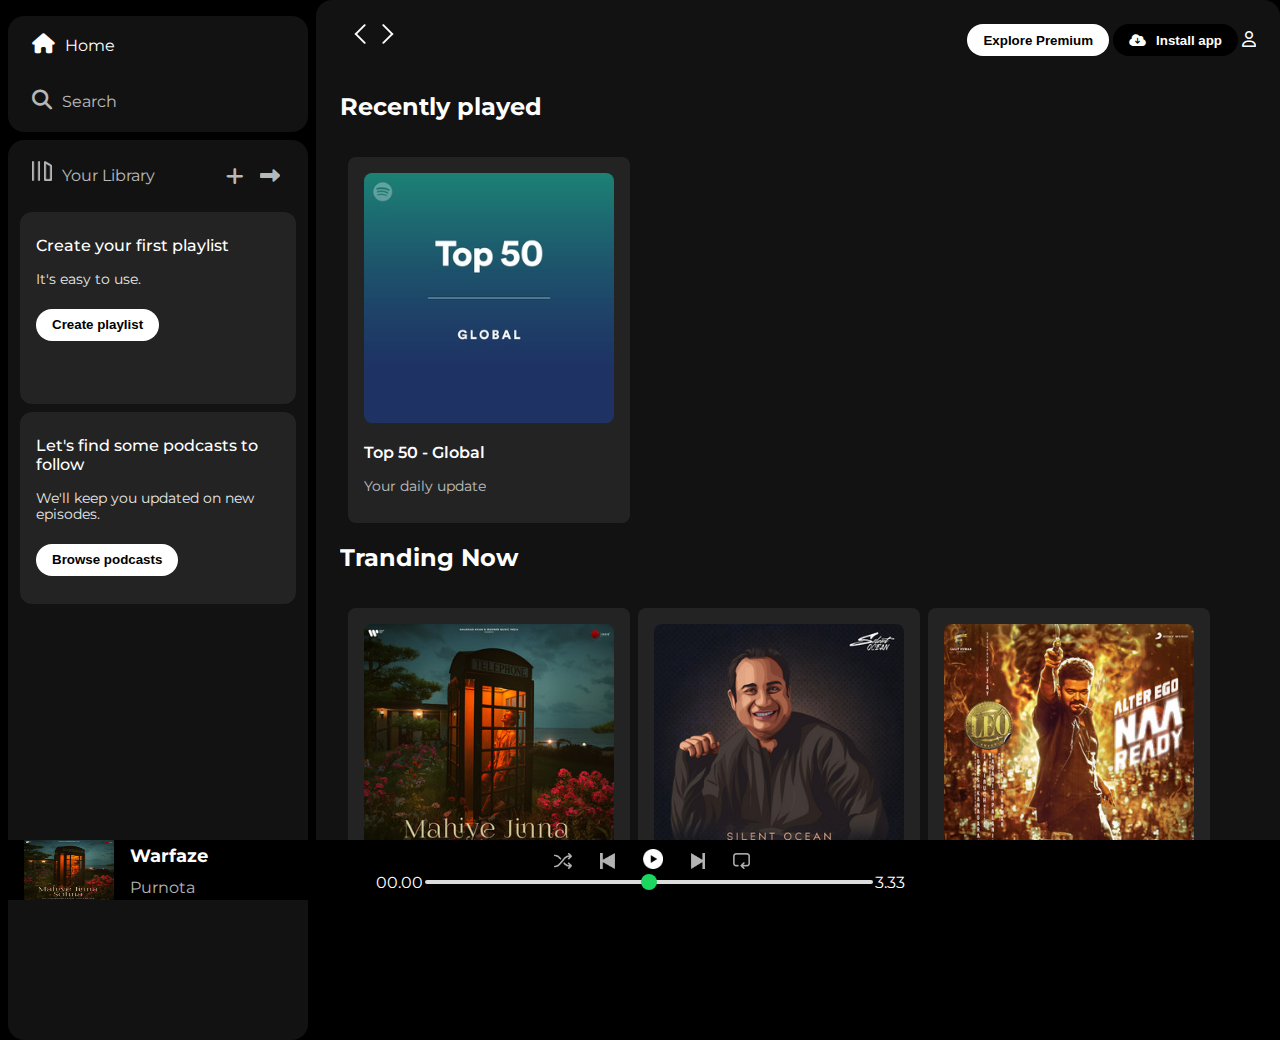
<file: 3.Spotify/index.html>
<!DOCTYPE html>
<html lang="en">
<head>
    <meta charset="UTF-8">
    <meta name="viewport" content="width=device-width, initial-scale=1.0">
    <title>Spotify - Web Player</title>
    <link rel="icon" href="Assets/logo.png">
    <link rel="stylesheet" href="style.css">
    <link rel="stylesheet" href="https://cdnjs.cloudflare.com/ajax/libs/font-awesome/6.6.0/css/all.min.css">
    <link rel="preconnect" href="https://fonts.googleapis.com">
    <link rel="preconnect" href="https://fonts.gstatic.com" crossorigin>
    <link href="https://fonts.googleapis.com/css2?family=Montserrat:ital,wght@0,100..900;1,100..900&display=swap" rel="stylesheet">

</head>
<body>
    <div class="main">
        <div class="sidebar">
            <div class="nav">
                <div class="nav-option" style="opacity:1">
                    <i class="fa-solid fa-house"></i>
                    <a href="#">Home</a>
                </div>
                <div class="nav-option">
                    <i class="fa-solid fa-magnifying-glass"></i>
                    <a href="#">Search</a>
                    
                </div>
            </div>
            <div class="library">
                <div class="option">
                    <div class="lib-option nav-option">
                        <img src="Assets/library_icon.png" alt="Library">
                        <a href="">Your Library</a>
                        
                    </div>
                    <div class="icons">
                        <i class="fa-solid fa-plus"></i>
                        <i class="fa-solid fa-right-long"></i>
                        
                    </div>
                </div>
                <div class="lib-box">
                    <div class="box ">
                        <p class="box-1">Create your first playlist</p>
                        <p class="box-2">It's easy to use.</p>
                        <button class="badge">Create playlist</button>
                    </div>
                    <div class="box">
                        <p class="box-1">Let's find some podcasts to follow</p>
                        <p class="box-2">We'll keep you updated on new episodes.</p>
                        <button class="badge">Browse podcasts</button>
                    </div>
                </div>
            </div>
            
        </div>
        <div class="main-content">
            <div class="sticky-nav">
                <div class="stickey-icons">
                    <img src="Assets/backward_icon.png" alt="backward">
                    <img src="Assets/forward_icon.png" alt="Forward" class="hide">
                </div>
                <div class="stickey-options">
                    <button class="badge">Explore Premium</button>
                    <button class="badge dark-badge  hide"><i class="fa-solid fa-cloud-arrow-down" style="margin-right :10px"></i>Install app</button>
                    <i class="fa-regular fa-user"></i>
                </div>
                
            </div>
            
            <h2>Recently played</h2>
            <div class="cards-container">
                <div class="card">
                    <img src="Assets/card1img.jpeg" alt="" class="card-image">
                    <p class="card-title">Top 50 - Global</p>
                    <p class="card-info">Your daily update </p>
                </div>
            </div>
            <h2>Tranding Now</h2>
            <div class="cards-container">
                <div class="card">
                    <img src="Assets/card2img.jpeg" alt="" class="card-image">
                    <p class="card-title">Top 50 - Global</p>
                    <p class="card-info">Your daily update </p>
                </div>
        
                <div class="card">
                    <img src="Assets/card3img.jpeg" alt="" class="card-image">
                    <p class="card-title">Top 50 - Global</p>
                    <p class="card-info">Your daily update </p>
                </div>
            
                <div class="card">
                    <img src="Assets/card4img.jpeg" alt="" class="card-image">
                    <p class="card-title">Top 50 - Global</p>
                    <p class="card-info">Your daily update </p>
                </div>
               
                
            </div>
            <h2>Featured charts</h2>
            <div class="cards-container">
                <div class="card">
                    <img src="Assets/card5img.jpeg" alt="" class="card-image">
                    <p class="card-title">Top 50 - Global</p>
                    <p class="card-info">Your daily update </p>
                </div>
                <div class="card">
                    <img src="Assets/card6img.jpeg" alt="" class="card-image">
                    <p class="card-title">Top 50 - Global</p>
                    <p class="card-info">Your daily update </p>
                </div>
               
            </div>

            <div class="footer">
                <div class="line"></div>
            </div>
            
        </div>
        <div class="music">
            <div class="album">
                <div class="album-option">
                    <img src="Assets/card2img.jpeg" alt="" class="album-icon">
                    <div class="album-text">
                        <div class="song-band">Warfaze</div>
                        <div class="song-name">Purnota</div>
                    </div>

                </div>
            </div>

            <div class="player">
                <div class="player-controls">
                    <div class="player-icons">
                        <img src="Assets/player_icon1.png" alt="" class="player-control-icons">
                        <img src="Assets/player_icon2.png" alt="" class="player-control-icons">
                        <img src="Assets/player_icon3.png" alt=""class="player-control-icons" style="opacity: 1;height: 1.25rem;">
                        <img src="Assets/player_icon4.png" alt="" class="player-control-icons">
                        <img src="Assets/player_icon5.png" alt="" class="player-control-icons">
                    </div>
                </div>
                    <div class="playback-bar">
                        <span class="current-time">00.00</span>
                        <input type="range" min="0" max="100" class="progressbar">
                        <span class="total-time">3.33</span>
                    </div>  
                
                
            </div>

            <div class="controls"></div>
        </div>
    </div>
    
</body>
</html>
</file>
<file: 3.Spotify/style.css>
body{
    font-family: "Montserrat", sans-serif;
    margin:0;
    padding:0;
    background-color: Black;
    color:white;
    overflow:hidden;
}
.main{
    display: flex;
    height:100vh;
    
}
.sidebar{
    width:300px;
    background-color: black;
    border-radius: 1rem;
    margin:0.5rem;
    
    
}
.main-content{

    background-color:#121212;
    flex:1;
    border-radius: 1rem;
    overflow: auto;
    padding:0 1.5rem 0 1.5rem;
    
    
}
.music{
    background-color: black;
    position: fixed;
    bottom:0;
    width:100%;
    height:60px;
}
a{
    text-decoration: none;
    color:white
}
.nav{
    background-color: #121212;
    border-radius: 1rem;
    display:flex;
    flex-direction: column;
    justify-content: center;
    height:100px;
    padding:8px 12px 8px;
    margin:.5rem 0 .5rem;
}
.nav-option{
    line-height:2.5rem;
    opacity:0.7;
    padding:0.5rem 0.75rem;
    

}
.nav-option:hover{
    
    opacity:1;

}
.nav-option i{
    font-size:1.25rem;
}
.nav-option a{
    font-size:1rem;
    margin-left: 6px;
    
}
.library{
    background-color: #121212;
    height:100%;
    border-radius: 1rem;
    padding:0.5rem 0.75rem;
}
.option{
    display: flex;
    justify-content: space-between;
    align-items:center;
}
.lib-option img{
    height:1.25rem;
    width:1.25rem;
}
.icons{
    font-size: 1.25rem;
    
    display:flex;
}
.icons i{
    opacity:0.7; 
    margin-right:1rem;
}
.icons i:hover{
    opacity:1;
}
.box{
    height:11rem;
    background-color: #232323;
    border-radius: 0.75rem;
    margin: 0.5rem 0 0.5rem 0;
    padding:0.5rem 1rem;
}
.box-1{
    font-size:1rem;
    font-weight: 500;
}
.box-2{
    font-size:.85rem;
    opacity:0.9;
}
.badge{
    background-color: white;
    border:none;
    border-radius: 100px;
    padding:0.25rem 1rem;
    font-weight: 700;
    margin-top:.5rem;
    height:2rem;
    width:fit-content;

}
.dark-badge{
    background-color: #000;
    color:white;
}

.sticky-nav{
    position: sticky;
    top:0;
    background-color: #121212;
    display: flex;
    justify-content: space-between;
    align-items: center;
    padding:1rem 0 1rem 0;
    z-index: 20;
}
.stickey-icons img{
    height:1.5rem;
    width:1.5rem;

}
.stickey-icons{
    margin-left:0.5rem;
}
.stickey-option{
    display:flex;
    justify-content: center;
    align-items: center;
    
}
@media(max-width:1000px){
    .hide{
        display:none;
    }
}
.card{
    background-color: #232323;
    width:250px;
    border-radius: 0.5rem;
    padding:1rem;
    margin-left:0.5rem;
    margin-top:1rem;
    
}
.cards-container{
    display:flex;
    flex-wrap:wrap;

}
.card-image{
    width:100%;
    border-radius: 0.5rem;
}
.card-title{
    font-weight: 600;
}
.card-info{
    font-size:0.85rem;
    opacity:0.7;
}
.footer{
    height:300px;
    display:flex;
    align-items: center;
    justify-content: center;
}
.line{
    width: 90%;
    height: 50%;
    border-top:1px solid white;
    opacity:0.4;

}
.music{
    display:flex;
    justify-content: space-between;
    align-items: center;

}
.album{
    width:25%;
    height:60px;
    justify-content: space-around;
    
}
.player{
    width: 50%;
}
.controls{
    width:25%;
}
.player-control-icons{
    height:1rem;
    margin-left:1.5rem;
    opacity: 0.7;
    
}
.player-control-icons:hover{
    opacity: 1;
}
.player-controls{
    display:flex;
    justify-content: center;
    align-items: center;
    
}
.playback-bar{
    display:flex;
    justify-content: center;
    align-items: center;
}
.progressbar{
    width:70%;
    appearance: none;
    background-color:transparent;
    cursor: pointer;
}
.progressbar::-webkit-slider-runnable-track{
    background-color: #ddd;
    border-radius: 100px;
    height: .2rem;
}
.progressbar::-webkit-slider-thumb{
    appearance: none;
    height: 16px;
    width: 16px;
    background-color: #1bd760;
    border-radius: 50%;
    margin-top:-6px;
}


.album-icon{
    height:60px;
    width:90px;
    margin-left:1.5rem;
    margin-right:1rem;
    
}
.album-option{
    display: flex;
}
.album-text{
    display: flex;
    flex-direction: column;
    
}
.song-band{
    font-size: 1.1em;
    margin-top: 5px;
    font-weight: 700;
}
.song-name{
    opacity: 0.7;
    margin-top: 12px;
}
</file>
